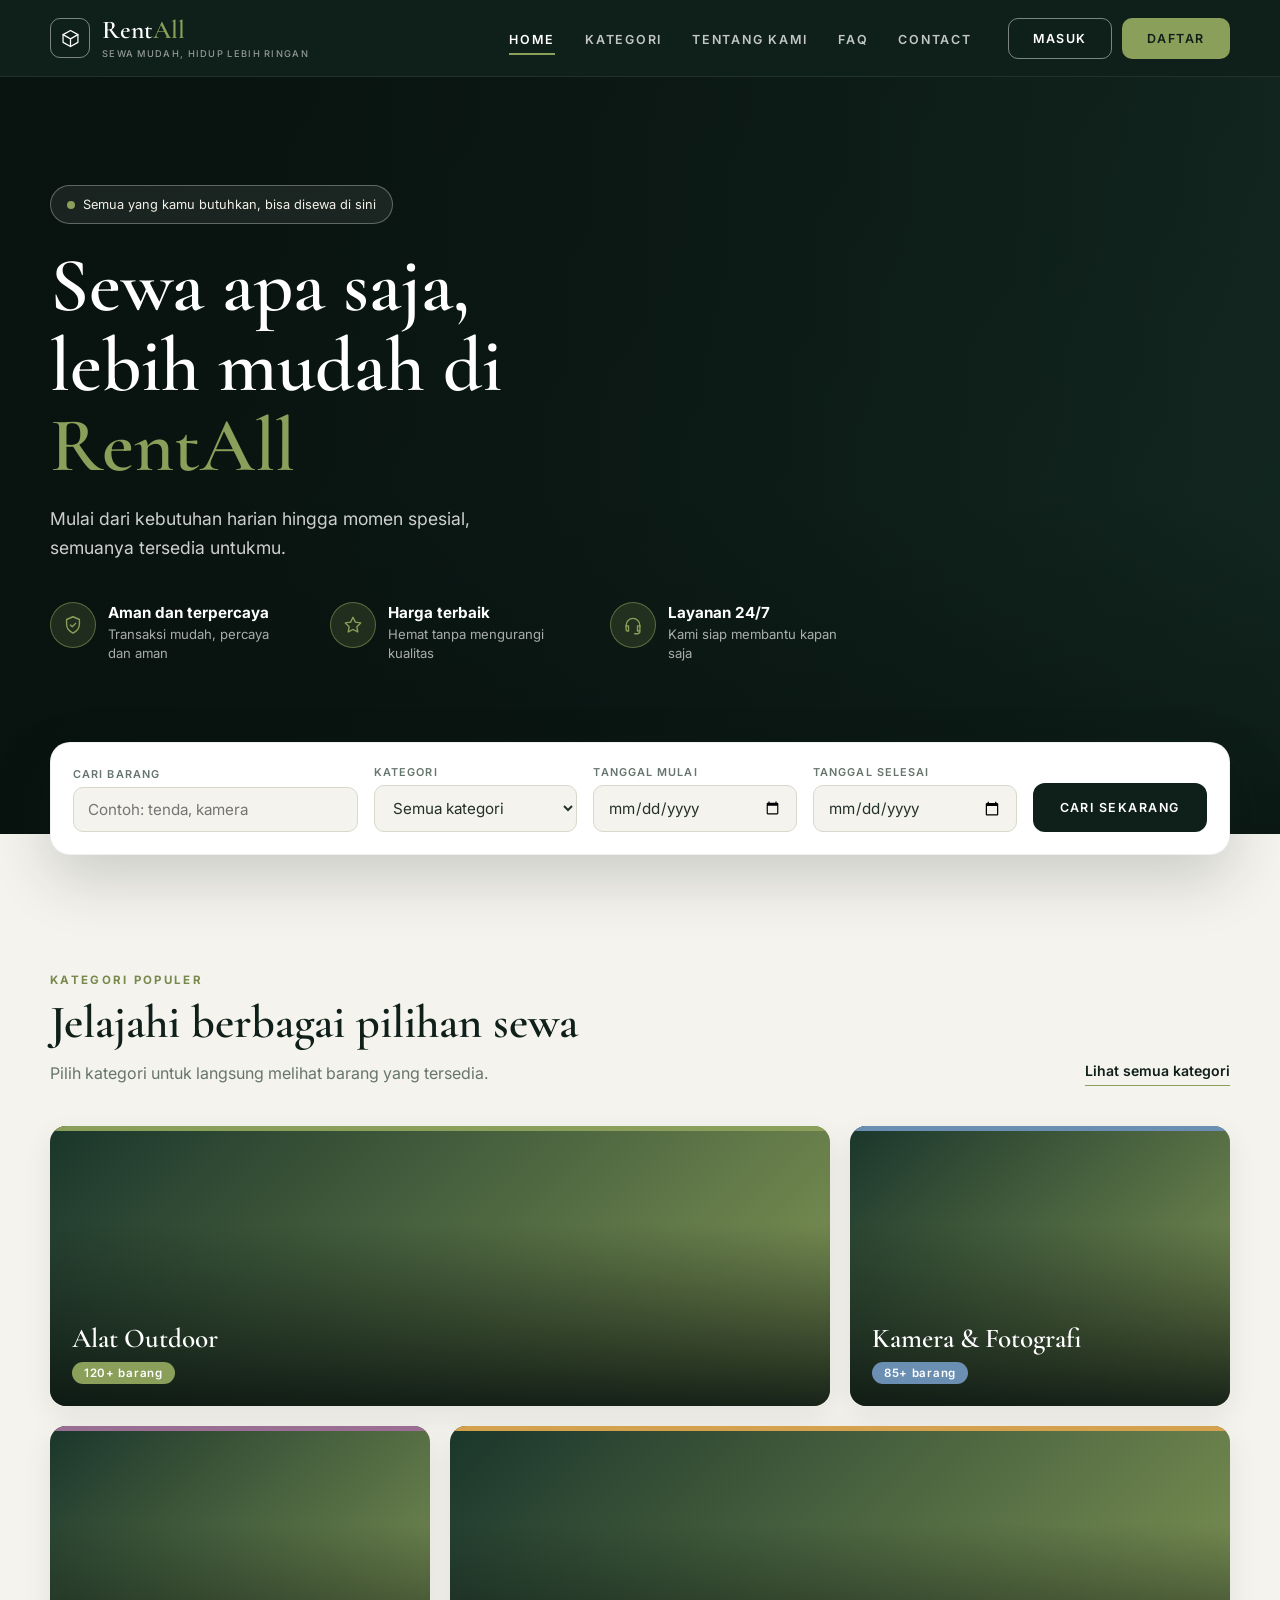
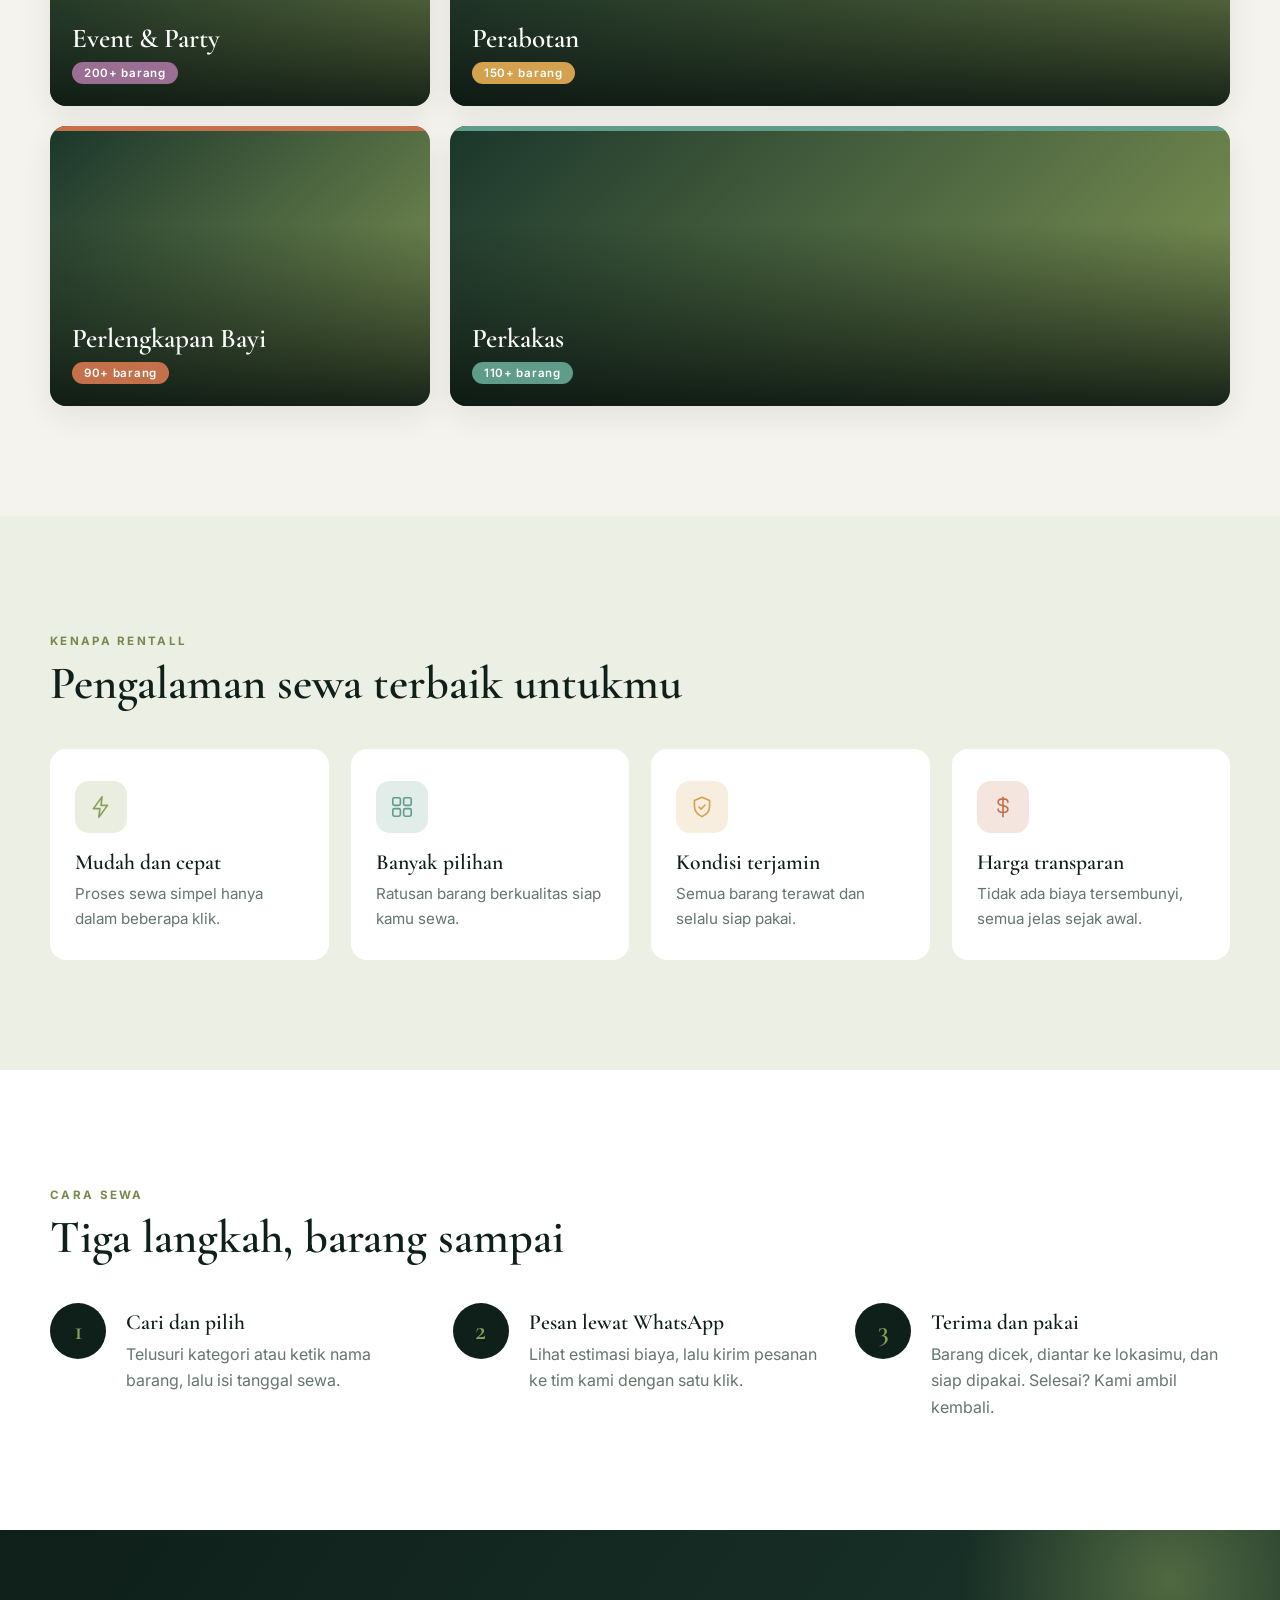
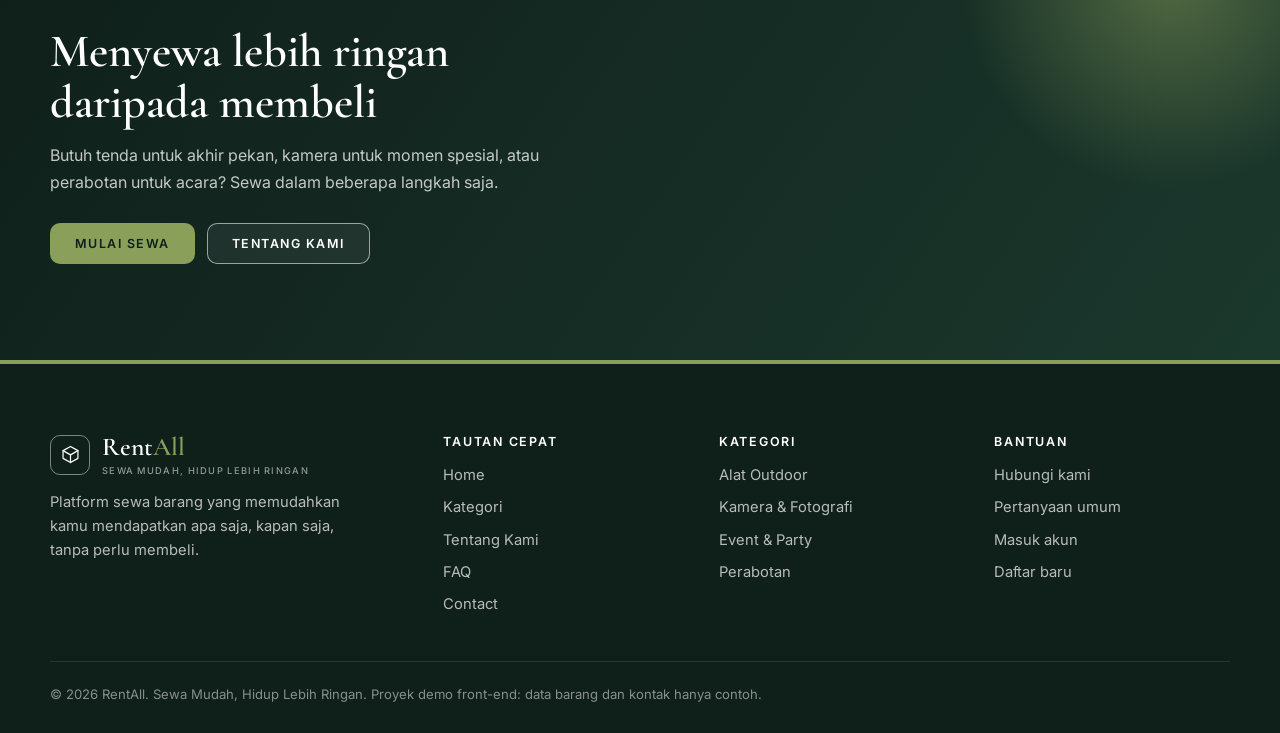
<file: index.html>
<!doctype html>
<html lang="id"><head><meta charset="utf-8"><meta name="viewport" content="width=device-width,initial-scale=1"><title>RentAll — Sewa Mudah, Hidup Lebih Ringan</title><meta name="description" content="Sewa alat outdoor, kamera, perabotan, dan kebutuhan lainnya dengan mudah di RentAll."><meta name="theme-color" content="#0F1F1A"><link rel="preconnect" href="https://fonts.googleapis.com"><link rel="preconnect" href="https://fonts.gstatic.com" crossorigin><link rel="stylesheet" href="assets/css/style.css"><script src="assets/js/main.js" defer></script></head>
<body><div id="hdr"></div>
<main id="main" tabindex="-1">
<section class="hero"><img src="https://images.unsplash.com/photo-1773634743642-84fa10a2acd9?auto=format&fit=crop&w=1920&q=80" alt="Area duduk outdoor yang nyaman dengan lampu hangat saat senja" fetchpriority="high" onerror="this.remove()">
<div class="wrap"><span class="badge"><i></i>Semua yang kamu butuhkan, bisa disewa di sini</span><h1>Sewa apa saja, lebih mudah di <em>RentAll</em></h1><p class="sub">Mulai dari kebutuhan harian hingga momen spesial, semuanya tersedia untukmu.</p>
<ul class="perks"><li><strong>Aman dan terpercaya</strong>Transaksi mudah, percaya dan aman</li><li><strong>Harga terbaik</strong>Hemat tanpa mengurangi kualitas</li><li><strong>Layanan 24/7</strong>Kami siap membantu kapan saja</li></ul></div></section>
<div class="wrap"><form class="search" action="kategori.html" aria-label="Cari barang sewa">
<label>Cari barang<input type="search" name="q" placeholder="Contoh: tenda, kamera"></label>
<label>Kategori<select name="cat" data-cat></select></label>
<label>Tanggal mulai<input type="date" name="from" id="from"></label>
<label>Tanggal selesai<input type="date" name="to" id="to"></label>
<button class="btn" type="submit">Cari sekarang</button></form></div>
<section class="sec"><div class="wrap"><div class="shead"><div><span class="kicker">Kategori populer</span><h2>Jelajahi berbagai pilihan sewa</h2><p>Pilih kategori untuk langsung melihat barang yang tersedia.</p></div><a class="lnk" href="kategori.html">Lihat semua kategori</a></div><div class="cgrid3" id="cats"></div></div></section>
<section class="sec alt"><div class="wrap"><div class="shead"><div><span class="kicker">Kenapa RentAll</span><h2>Pengalaman sewa terbaik untukmu</h2></div></div><div class="why"><div><h3>Mudah dan cepat</h3><p>Proses sewa simpel hanya dalam beberapa klik.</p></div><div><h3>Banyak pilihan</h3><p>Ratusan barang berkualitas siap kamu sewa.</p></div><div><h3>Kondisi terjamin</h3><p>Semua barang terawat dan selalu siap pakai.</p></div><div><h3>Harga transparan</h3><p>Tidak ada biaya tersembunyi, semua jelas sejak awal.</p></div></div></div></section>
<section class="sec white"><div class="wrap"><div class="shead"><div><span class="kicker">Cara sewa</span><h2>Tiga langkah, barang sampai</h2></div></div><div class="steps"><div><h3>Cari dan pilih</h3><p>Telusuri kategori atau ketik nama barang, lalu isi tanggal sewa.</p></div><div><h3>Pesan lewat WhatsApp</h3><p>Lihat estimasi biaya, lalu kirim pesanan ke tim kami dengan satu klik.</p></div><div><h3>Terima dan pakai</h3><p>Barang dicek, diantar ke lokasimu, dan siap dipakai. Selesai? Kami ambil kembali.</p></div></div></div></section>
<section class="band"><div class="wrap"><h2>Menyewa lebih ringan daripada membeli</h2><p>Butuh tenda untuk akhir pekan, kamera untuk momen spesial, atau perabotan untuk acara? Sewa dalam beberapa langkah saja.</p><div style="display:flex;gap:12px;flex-wrap:wrap"><a class="btn org" href="kategori.html">Mulai sewa</a><a class="btn ghost" href="tentang.html">Tentang kami</a></div></div></section>
</main><div id="ftr"></div></body></html>
</file>
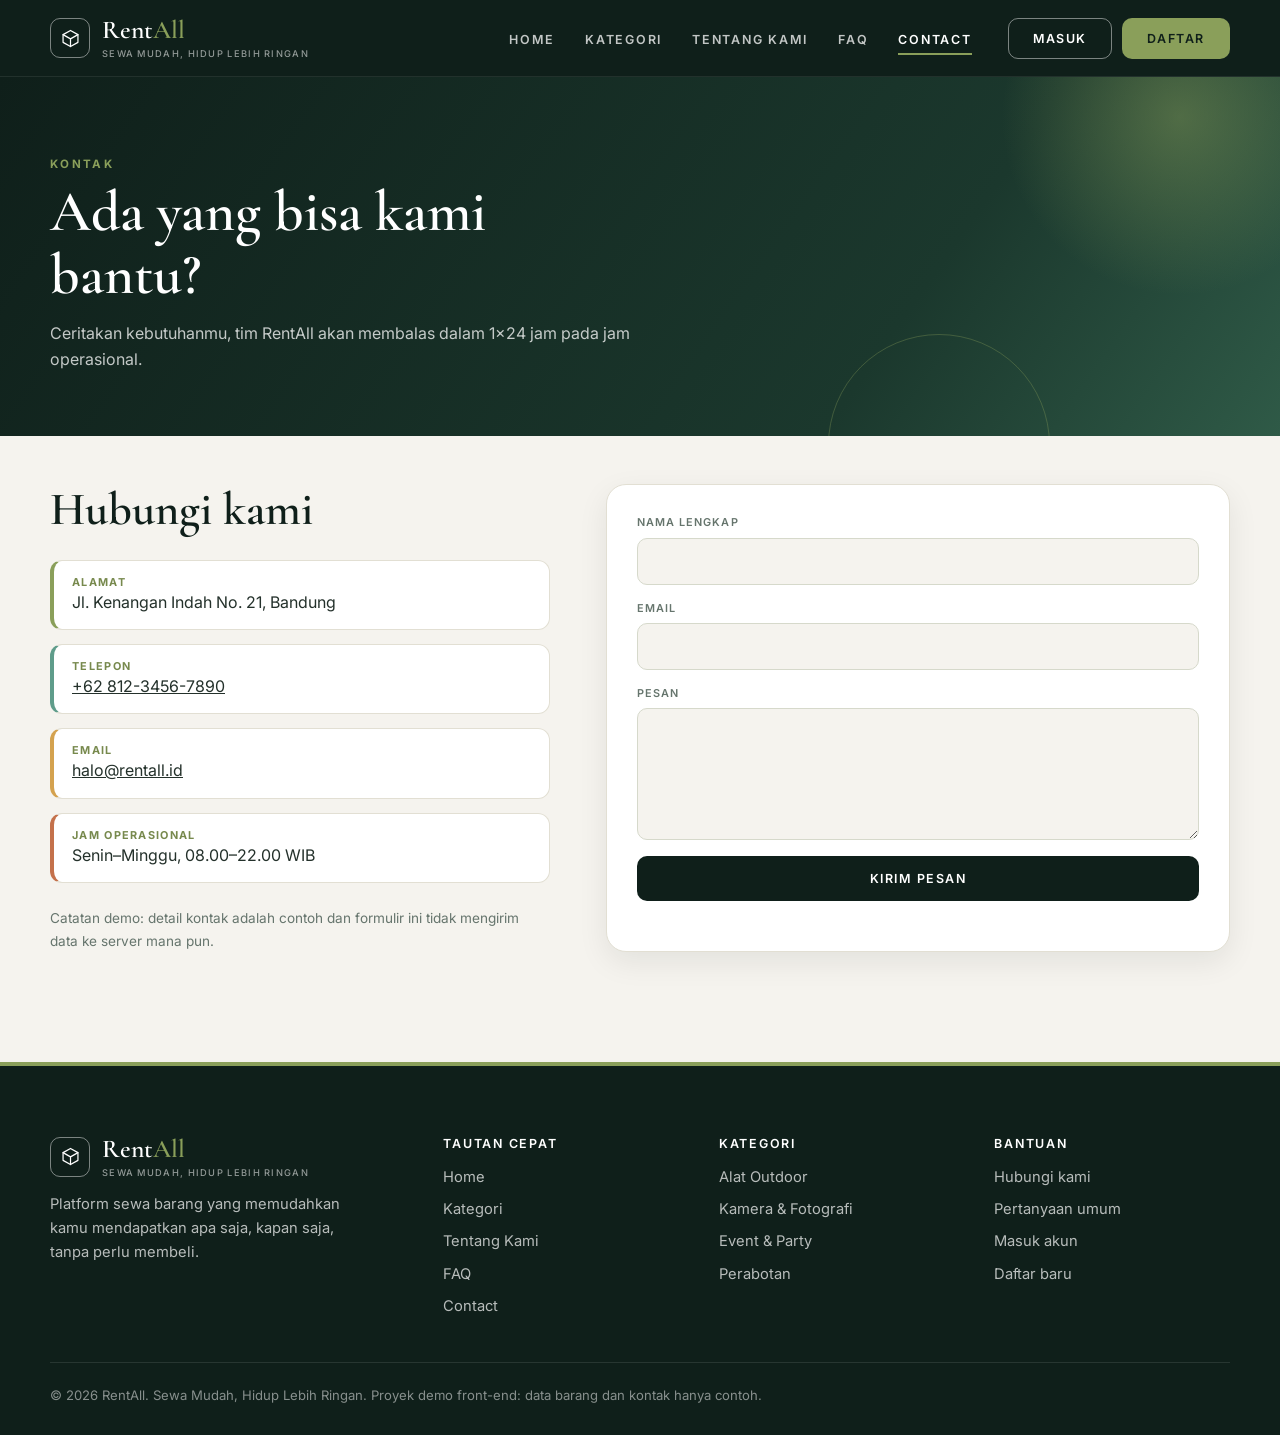
<file: contact.html>
<!doctype html>
<html lang="id"><head><meta charset="utf-8"><meta name="viewport" content="width=device-width,initial-scale=1"><title>Contact — RentAll</title><meta name="description" content="Hubungi tim RentAll untuk bantuan menyewa barang."><meta name="theme-color" content="#0F1F1A"><link rel="preconnect" href="https://fonts.googleapis.com"><link rel="preconnect" href="https://fonts.gstatic.com" crossorigin><link rel="stylesheet" href="assets/css/style.css"><script src="assets/js/main.js" defer></script></head>
<body><div id="hdr"></div>
<main id="main" tabindex="-1">
<section class="phead"><div class="wrap"><span class="kicker">Kontak</span><h1>Ada yang bisa kami bantu?</h1><p>Ceritakan kebutuhanmu, tim RentAll akan membalas dalam 1×24 jam pada jam operasional.</p></div></section>
<section class="sec" style="padding-top:48px"><div class="wrap"><div class="cgrid">
<div><h2>Hubungi kami</h2><dl><div><dt>Alamat</dt><dd>Jl. Kenangan Indah No. 21, Bandung</dd></div><div><dt>Telepon</dt><dd><a href="tel:+6281234567890">+62 812-3456-7890</a></dd></div><div><dt>Email</dt><dd><a href="mailto:halo@rentall.id">halo@rentall.id</a></dd></div><div><dt>Jam operasional</dt><dd>Senin–Minggu, 08.00–22.00 WIB</dd></div></dl>
<p class="note" style="margin-top:24px">Catatan demo: detail kontak adalah contoh dan formulir ini tidak mengirim data ke server mana pun.</p></div>
<form class="form" id="cf" data-demo data-ok="Terima kasih, {n}. Pesanmu sudah dicatat (demo: tidak dikirim ke server)." novalidate>
<label>Nama lengkap<input name="nama" autocomplete="name" required data-l="Nama lengkap"></label>
<label>Email<input name="email" type="email" autocomplete="email" required data-l="Email"></label>
<label>Pesan<textarea name="pesan" required data-l="Pesan"></textarea></label>
<button class="btn" type="submit">Kirim pesan</button><p class="msg" role="status" aria-live="polite"></p></form></div></div></section>
</main><div id="ftr"></div></body></html>
</file>
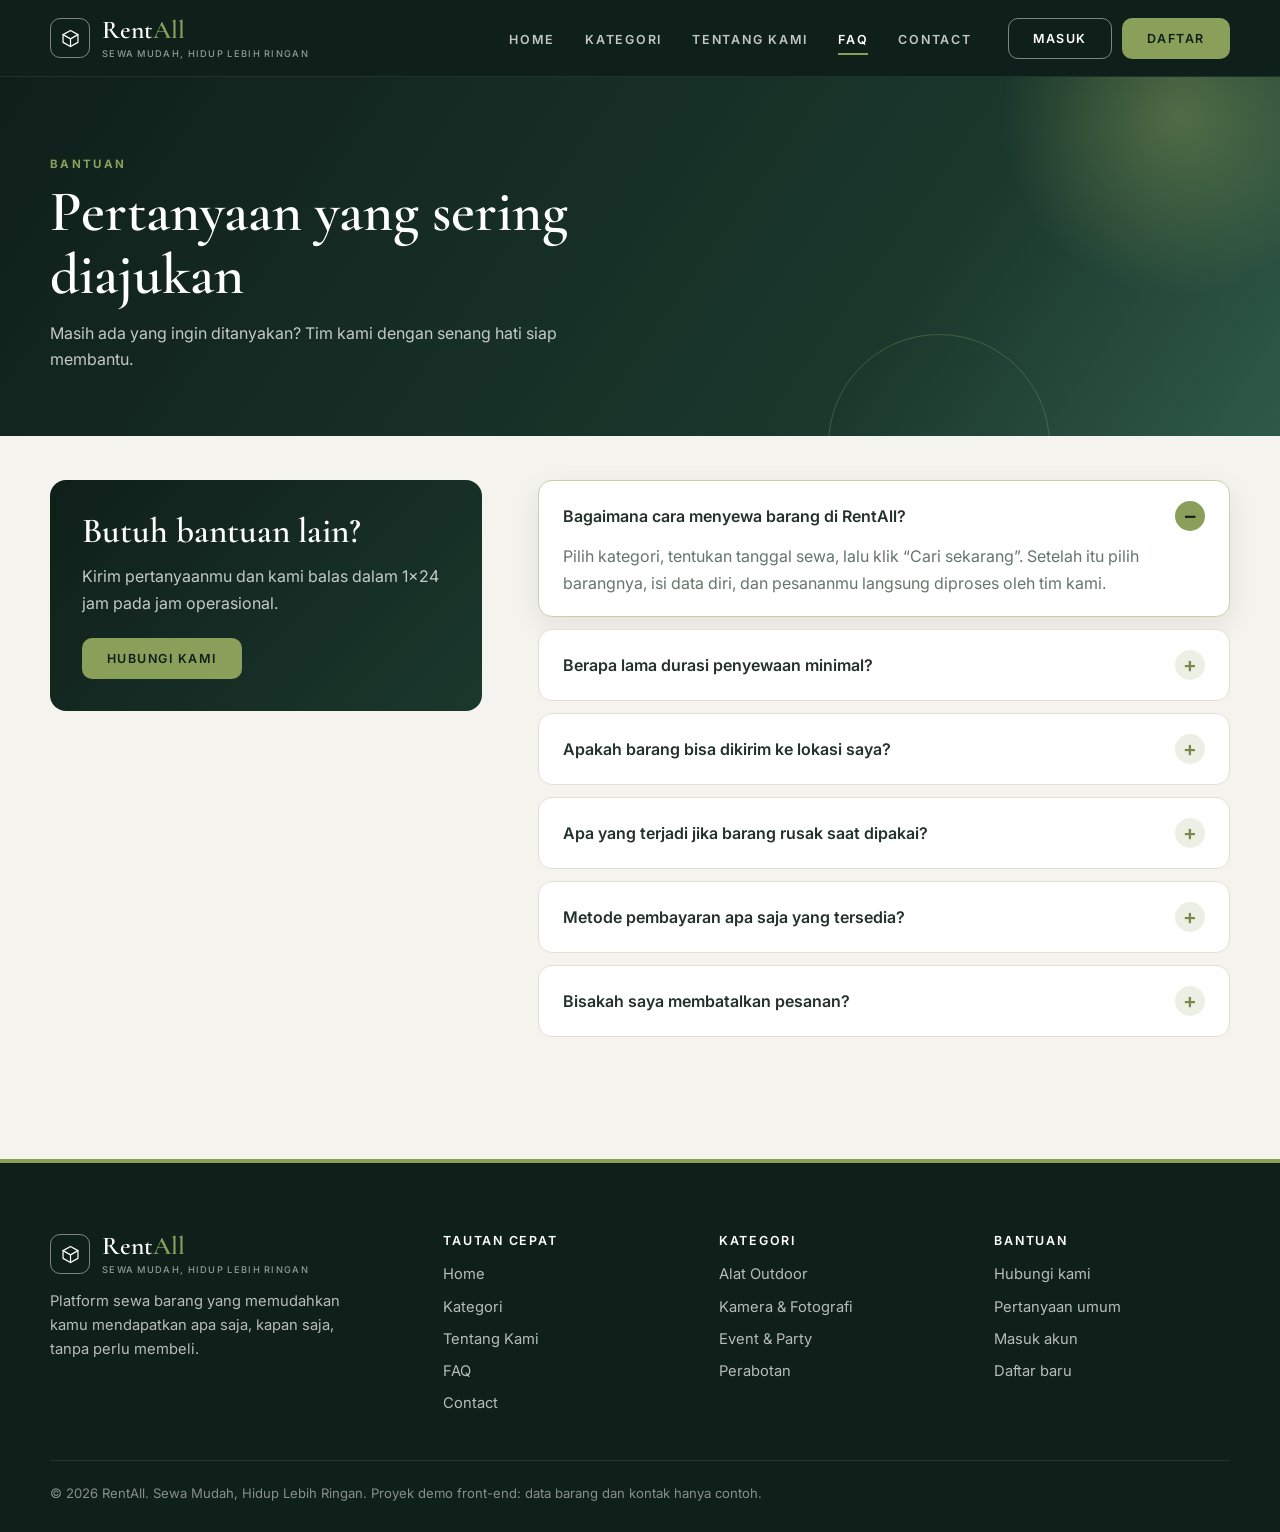
<file: faq.html>
<!doctype html>
<html lang="id"><head><meta charset="utf-8"><meta name="viewport" content="width=device-width,initial-scale=1"><title>FAQ — RentAll</title><meta name="description" content="Pertanyaan yang sering diajukan tentang cara sewa, durasi, pengantaran, kerusakan, pembayaran, dan pembatalan di RentAll."><meta name="theme-color" content="#0F1F1A"><link rel="preconnect" href="https://fonts.googleapis.com"><link rel="preconnect" href="https://fonts.gstatic.com" crossorigin><link rel="stylesheet" href="assets/css/style.css"><script src="assets/js/main.js" defer></script></head>
<body><div id="hdr"></div>
<main id="main" tabindex="-1">
<section class="phead"><div class="wrap"><span class="kicker">Bantuan</span><h1>Pertanyaan yang sering diajukan</h1><p>Masih ada yang ingin ditanyakan? Tim kami dengan senang hati siap membantu.</p></div></section>
<section class="sec" style="padding-top:44px"><div class="wrap"><div class="faq"><div><h2>Butuh bantuan lain?</h2><p>Kirim pertanyaanmu dan kami balas dalam 1×24 jam pada jam operasional.</p><a class="btn" href="contact.html">Hubungi kami</a></div>
<div>
<details open><summary>Bagaimana cara menyewa barang di RentAll?</summary><p>Pilih kategori, tentukan tanggal sewa, lalu klik “Cari sekarang”. Setelah itu pilih barangnya, isi data diri, dan pesananmu langsung diproses oleh tim kami.</p></details>
<details><summary>Berapa lama durasi penyewaan minimal?</summary><p>Minimal penyewaan adalah 1 hari untuk sebagian besar barang. Beberapa barang tertentu memiliki durasi minimum yang berbeda, tertera di halaman detail barang.</p></details>
<details><summary>Apakah barang bisa dikirim ke lokasi saya?</summary><p>Bisa. Kami melayani pengantaran untuk area kota dan sekitarnya. Biaya pengantaran dihitung otomatis berdasarkan jarak, dan gratis untuk pesanan di atas Rp500.000.</p></details>
<details><summary>Apa yang terjadi jika barang rusak saat dipakai?</summary><p>Segera hubungi kami. Kerusakan ringan akibat pemakaian normal tidak dikenakan biaya. Kerusakan berat atau kehilangan akan dikenakan biaya penggantian sesuai nilai barang.</p></details>
<details><summary>Metode pembayaran apa saja yang tersedia?</summary><p>Kami menerima transfer bank, e-wallet, kartu kredit, serta pembayaran di tempat untuk area tertentu. Semua pembayaran dikonfirmasi lewat email resmi RentAll.</p></details>
<details><summary>Bisakah saya membatalkan pesanan?</summary><p>Ya. Pembatalan gratis hingga 24 jam sebelum jadwal pengantaran dan akan dikembalikan 100%. Setelah itu, biaya sewa hari pertama hangus.</p></details>
</div></div></div></section>
</main><div id="ftr"></div></body></html>
</file>
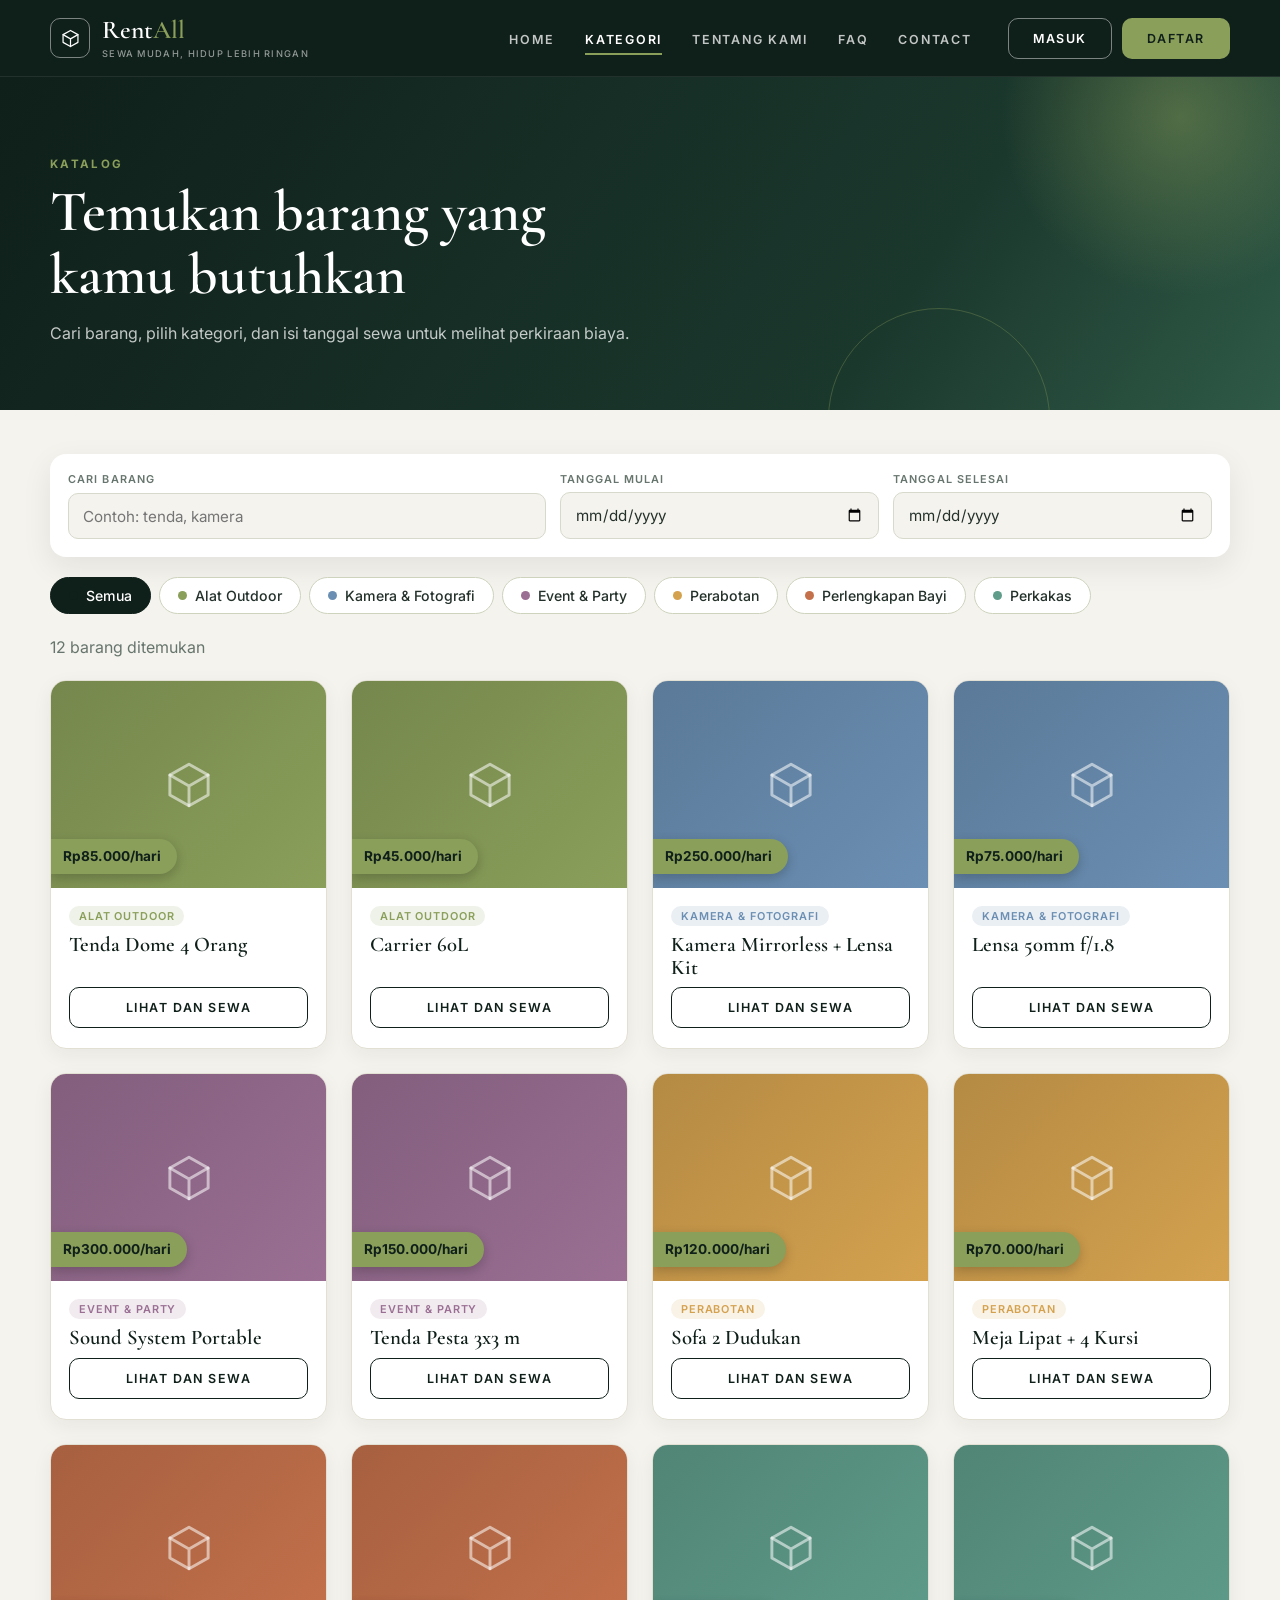
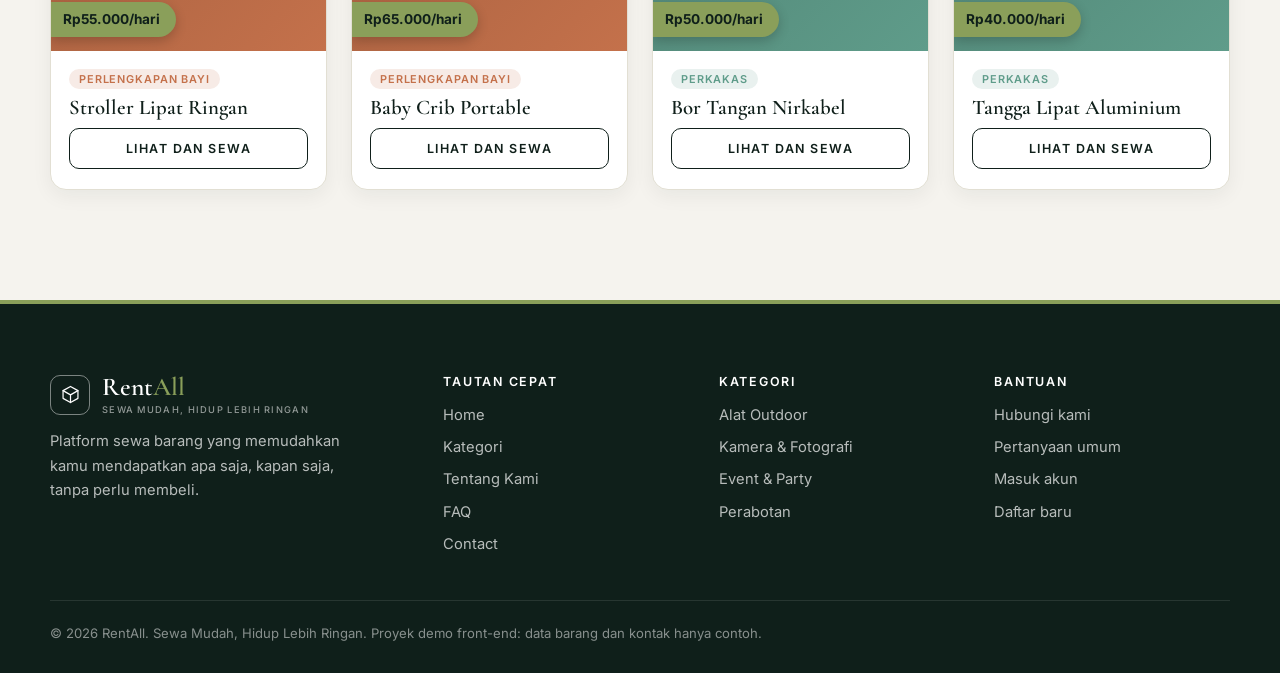
<file: kategori.html>
<!doctype html>
<html lang="id"><head><meta charset="utf-8"><meta name="viewport" content="width=device-width,initial-scale=1"><title>Kategori — RentAll</title><meta name="description" content="Telusuri barang sewa RentAll: alat outdoor, kamera, event, perabotan, perlengkapan bayi, dan perkakas."><meta name="theme-color" content="#0F1F1A"><link rel="preconnect" href="https://fonts.googleapis.com"><link rel="preconnect" href="https://fonts.gstatic.com" crossorigin><link rel="stylesheet" href="assets/css/style.css"><script src="assets/js/main.js" defer></script></head>
<body><div id="hdr"></div>
<main id="main" tabindex="-1">
<section class="phead"><div class="wrap"><span class="kicker">Katalog</span><h1>Temukan barang yang kamu butuhkan</h1><p>Cari barang, pilih kategori, dan isi tanggal sewa untuk melihat perkiraan biaya.</p></div></section>
<section class="sec" style="padding-top:44px"><div class="wrap">
<div class="tools"><label>Cari barang<input type="search" id="q" placeholder="Contoh: tenda, kamera"></label><label>Tanggal mulai<input type="date" id="from"></label><label>Tanggal selesai<input type="date" id="to"></label></div>
<div class="chips" id="chips" role="group" aria-label="Filter kategori"></div>
<p id="count" aria-live="polite"></p><div class="grid" id="items"></div>
<noscript><p>Aktifkan JavaScript untuk melihat daftar barang.</p></noscript></div></section>
</main><div id="ftr"></div></body></html>
</file>
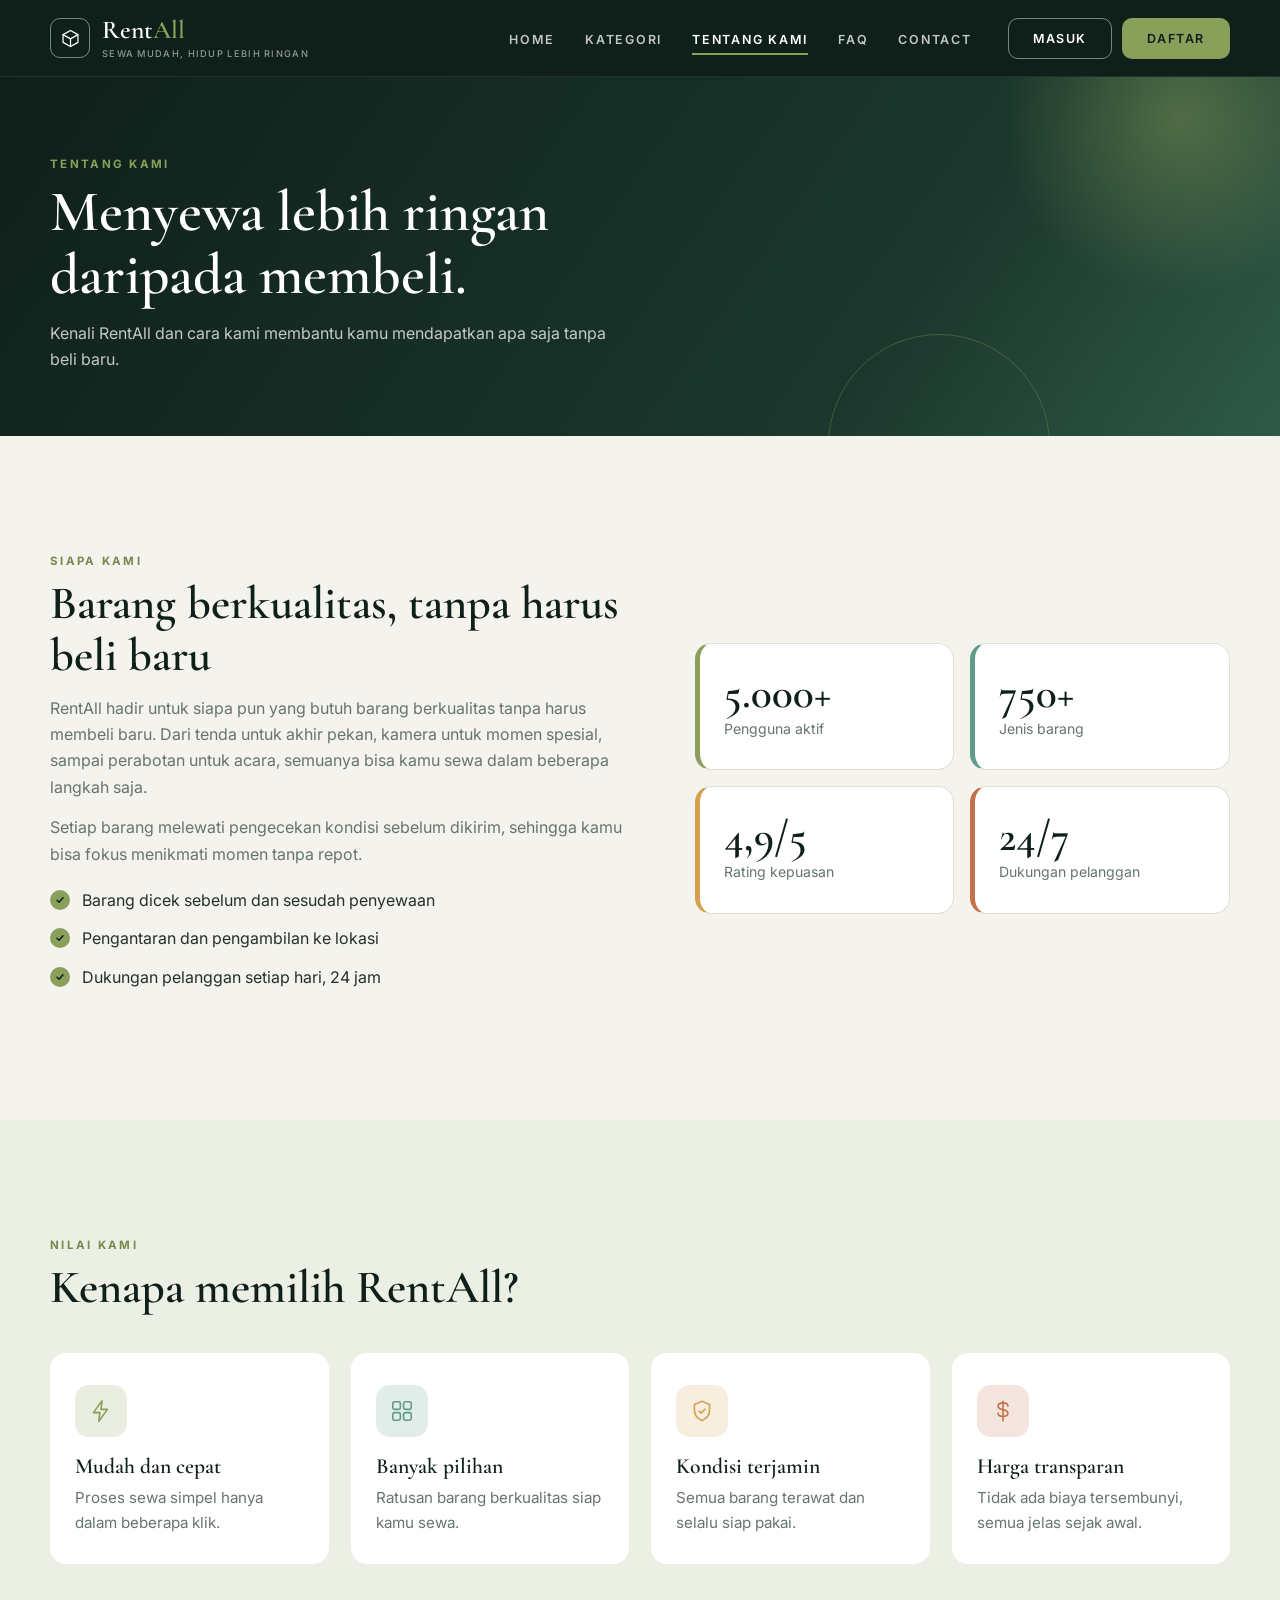
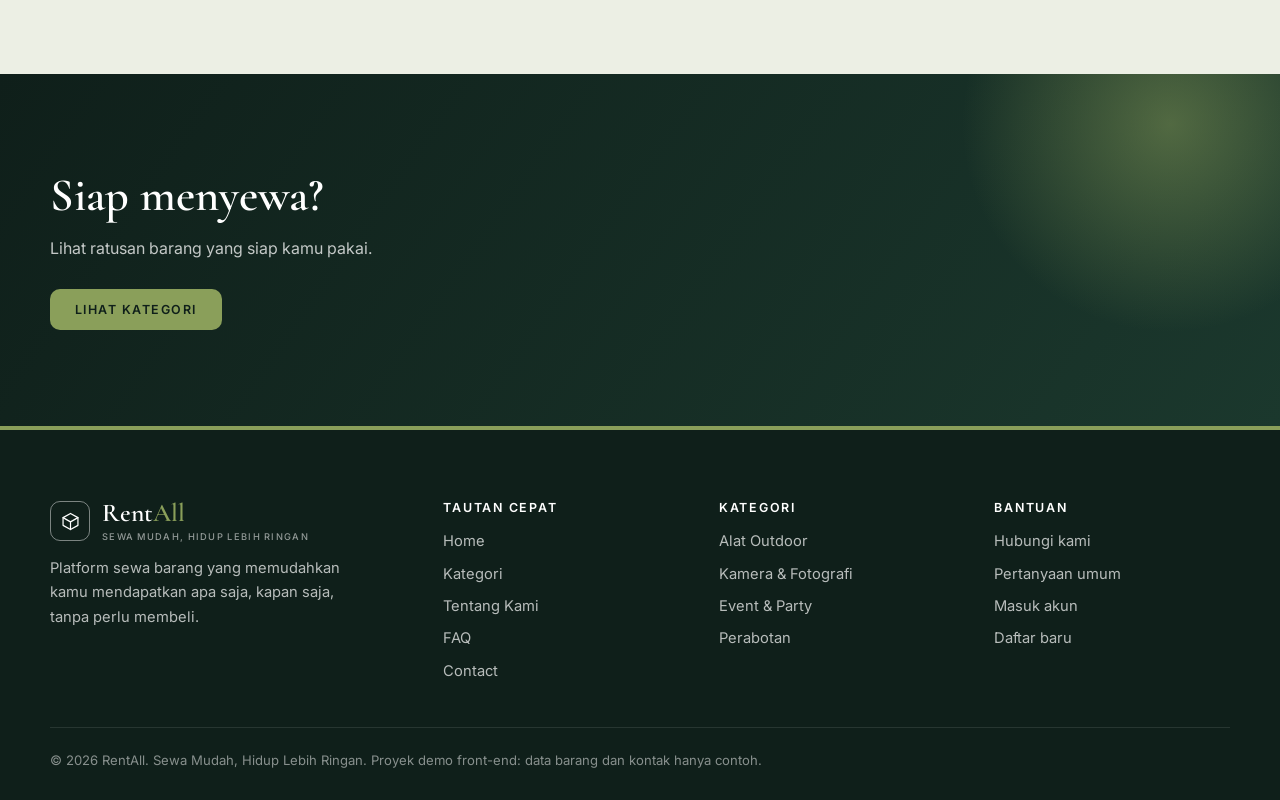
<file: tentang.html>
<!doctype html>
<html lang="id"><head><meta charset="utf-8"><meta name="viewport" content="width=device-width,initial-scale=1"><title>Tentang Kami — RentAll</title><meta name="description" content="RentAll hadir untuk siapa pun yang butuh barang berkualitas tanpa harus membeli baru."><meta name="theme-color" content="#0F1F1A"><link rel="preconnect" href="https://fonts.googleapis.com"><link rel="preconnect" href="https://fonts.gstatic.com" crossorigin><link rel="stylesheet" href="assets/css/style.css"><script src="assets/js/main.js" defer></script></head>
<body><div id="hdr"></div>
<main id="main" tabindex="-1">
<section class="phead"><div class="wrap"><span class="kicker">Tentang kami</span><h1>Menyewa lebih ringan daripada membeli.</h1><p>Kenali RentAll dan cara kami membantu kamu mendapatkan apa saja tanpa beli baru.</p></div></section>
<section class="sec"><div class="wrap"><div class="split"><div><span class="kicker">Siapa kami</span><h2>Barang berkualitas, tanpa harus beli baru</h2><p>RentAll hadir untuk siapa pun yang butuh barang berkualitas tanpa harus membeli baru. Dari tenda untuk akhir pekan, kamera untuk momen spesial, sampai perabotan untuk acara, semuanya bisa kamu sewa dalam beberapa langkah saja.</p><p>Setiap barang melewati pengecekan kondisi sebelum dikirim, sehingga kamu bisa fokus menikmati momen tanpa repot.</p><ul class="ticks"><li>Barang dicek sebelum dan sesudah penyewaan</li><li>Pengantaran dan pengambilan ke lokasi</li><li>Dukungan pelanggan setiap hari, 24 jam</li></ul></div>
<div class="stats"><div><strong>5.000+</strong><span>Pengguna aktif</span></div><div><strong>750+</strong><span>Jenis barang</span></div><div><strong>4,9/5</strong><span>Rating kepuasan</span></div><div><strong>24/7</strong><span>Dukungan pelanggan</span></div></div></div></div></section>
<section class="sec alt"><div class="wrap"><div class="shead"><div><span class="kicker">Nilai kami</span><h2>Kenapa memilih RentAll?</h2></div></div><div class="why"><div><h3>Mudah dan cepat</h3><p>Proses sewa simpel hanya dalam beberapa klik.</p></div><div><h3>Banyak pilihan</h3><p>Ratusan barang berkualitas siap kamu sewa.</p></div><div><h3>Kondisi terjamin</h3><p>Semua barang terawat dan selalu siap pakai.</p></div><div><h3>Harga transparan</h3><p>Tidak ada biaya tersembunyi, semua jelas sejak awal.</p></div></div></div></section>
<section class="band"><div class="wrap"><h2>Siap menyewa?</h2><p>Lihat ratusan barang yang siap kamu pakai.</p><a class="btn org" href="kategori.html">Lihat kategori</a></div></section>
</main><div id="ftr"></div></body></html>
</file>
<file: assets/css/style.css>
@import url("https://fonts.googleapis.com/css2?family=Cormorant+Garamond:wght@500;600;700&family=Inter:wght@400;500;600;700&display=swap");
:root{
--g9:#0f1f1a;--g8:#132a22;--g7:#1b382d;--g5:#2f5a47;
--olive:#8a9f5a;--olive-d:#77894d;--olive-l:#c5d3a3;
--cream:#f5f3ee;--cream2:#ecefe4;--white:#fff;
--ink:#24312b;--mut:#66756d;--line:#e2dfd3;
--sage:#5f9c8a;--sand:#d4a24f;--clay:#c4714b;--sky:#6b8fb3;--plum:#9a6f93;
--sh:0 10px 30px rgba(15,31,26,.08);--shl:0 24px 60px rgba(15,31,26,.18);
--r:16px;--serif:"Cormorant Garamond",Georgia,serif;--sans:"Inter",system-ui,sans-serif}
*{box-sizing:border-box;margin:0}
html{scroll-behavior:smooth}
body{font:400 1rem/1.65 var(--sans);color:var(--ink);background:var(--cream);-webkit-font-smoothing:antialiased}
img{display:block;max-width:100%}
a{color:inherit}
h1,h2,h3{font-family:var(--serif);font-weight:600;line-height:1.1;color:var(--g9)}
h2{font-size:clamp(2rem,4vw,2.9rem)}
h3{font-size:1.35rem}
.wrap{width:min(1180px,100% - 40px);margin-inline:auto}
.kicker{display:inline-block;font:700 .72rem var(--sans);letter-spacing:.2em;text-transform:uppercase;color:var(--olive-d);margin-bottom:10px}
.skip{position:absolute;left:-999px}
.skip:focus{left:12px;top:12px;background:#fff;padding:8px 14px;z-index:99}
:focus-visible{outline:3px solid var(--olive);outline-offset:3px}
main:focus{outline:none}

/* header */
header.top{position:sticky;top:0;z-index:50;background:var(--g9);border-bottom:1px solid rgba(255,255,255,.08)}
.bar{display:flex;align-items:center;justify-content:space-between;height:76px;gap:20px}
.logo{display:flex;align-items:center;gap:12px;text-decoration:none;color:#fff;font:600 1.6rem/1 var(--serif)}
.logo .mk{display:grid;place-items:center;width:40px;height:40px;border:1px solid rgba(255,255,255,.45);border-radius:10px;flex-shrink:0}
.logo .mk svg{width:21px;height:21px}
.logo .tx{display:flex;flex-direction:column}
.logo b{color:var(--olive);font-weight:600}
.logo small{font:500 .58rem var(--sans);letter-spacing:.14em;text-transform:uppercase;color:rgba(255,255,255,.55);margin-top:5px}
nav{display:flex;align-items:center;gap:36px}
nav ul{display:flex;gap:30px;list-style:none;padding:0}
nav ul a{text-decoration:none;font:600 .78rem var(--sans);letter-spacing:.14em;text-transform:uppercase;color:rgba(255,255,255,.75);padding:8px 0;position:relative;transition:color .2s}
nav ul a::after{content:"";position:absolute;left:0;right:0;bottom:0;height:2px;background:var(--olive);transform:scaleX(0);transform-origin:left;transition:transform .25s}
nav ul a:hover,nav ul a[aria-current=page]{color:#fff}
nav ul a:hover::after,nav ul a[aria-current=page]::after{transform:scaleX(1)}
.acct{display:flex;gap:10px;align-items:center}
.burger{display:none;background:none;border:1px solid rgba(255,255,255,.3);border-radius:10px;width:44px;height:44px;cursor:pointer}
.burger span,.burger span::before,.burger span::after{display:block;width:20px;height:2px;background:#fff;position:relative;margin:auto;transition:.2s}
.burger span::before,.burger span::after{content:"";position:absolute;left:0}
.burger span::before{top:-6px}.burger span::after{top:6px}
.burger[aria-expanded=true] span{background:transparent}
.burger[aria-expanded=true] span::before{top:0;transform:rotate(45deg)}
.burger[aria-expanded=true] span::after{top:0;transform:rotate(-45deg)}

/* buttons */
.btn{display:inline-flex;align-items:center;justify-content:center;gap:8px;border:1px solid transparent;cursor:pointer;font:600 .78rem var(--sans);letter-spacing:.12em;text-transform:uppercase;text-decoration:none;padding:12px 24px;border-radius:10px;background:var(--g9);color:#fff;transition:background .25s,color .25s,transform .25s}
.btn:hover{background:var(--olive);color:var(--g9);transform:translateY(-2px)}
.btn.org{background:var(--olive);color:var(--g9)}.btn.org:hover{background:var(--olive-d);color:#fff}
.btn.line{background:transparent;color:var(--g9);border-color:var(--g9)}
.btn.line:hover{background:var(--g9);color:#fff}
header.top .btn.line{color:#fff;border-color:rgba(255,255,255,.45)}
header.top .btn.line:hover{background:#fff;color:var(--g9)}
.btn.ghost{background:rgba(255,255,255,.06);border-color:rgba(255,255,255,.55);color:#fff}
.btn.ghost:hover{background:#fff;color:var(--g9)}
.lnk{font-weight:600;font-size:.88rem;color:var(--g9);border-bottom:1px solid var(--olive);padding-bottom:3px;text-decoration:none}
.lnk:hover{color:var(--olive-d)}

/* hero */
.hero{position:relative;isolation:isolate;background:linear-gradient(125deg,var(--g9),var(--g7));color:#fff;padding:clamp(80px,12vh,120px) 0 170px;overflow:hidden}
.hero>img{position:absolute;inset:0;width:100%;height:100%;object-fit:cover;z-index:-2}
.hero::before{content:"";position:absolute;inset:0;z-index:-1;background:linear-gradient(90deg,rgba(8,18,15,.94),rgba(8,18,15,.78) 40%,rgba(8,18,15,.4)),linear-gradient(0deg,rgba(8,18,15,.7),transparent 45%)}
.badge{display:inline-flex;align-items:center;gap:8px;padding:8px 16px;border:1px solid rgba(255,255,255,.3);border-radius:99px;background:rgba(255,255,255,.07);font-size:.8rem;color:#f3f1e8}
.badge i{width:8px;height:8px;border-radius:50%;background:var(--olive)}
.hero h1{color:#fff;font-size:clamp(2.7rem,6.4vw,4.8rem);max-width:14ch;margin-top:22px;line-height:1.04}
.hero h1 em{font-style:normal;color:var(--olive)}
.hero p.sub{max-width:46ch;margin:18px 0 0;font-size:1.1rem;color:rgba(255,255,255,.8)}
.perks{display:flex;flex-wrap:wrap;gap:20px 40px;list-style:none;padding:0;margin-top:40px}
.perks li{display:flex;gap:12px;max-width:240px;font-size:.82rem;color:rgba(255,255,255,.65);line-height:1.5}
.perks strong{display:block;color:#fff;font-size:.95rem}
.ic{display:grid;place-items:center;flex-shrink:0;width:46px;height:46px;border-radius:50%;border:1px solid rgba(138,159,90,.55);background:rgba(138,159,90,.18);color:var(--olive)}
.ic svg{width:22px;height:22px}

/* search */
.search{position:relative;z-index:5;margin-top:-92px;display:grid;grid-template-columns:1.4fr 1fr 1fr 1fr auto;gap:16px;align-items:end;background:#fff;padding:22px;border-radius:20px;border:1px solid rgba(15,31,26,.06);box-shadow:var(--shl)}
.search .btn{padding:16px 26px;border-radius:12px}
label{display:grid;gap:6px;font:600 .68rem var(--sans);letter-spacing:.1em;text-transform:uppercase;color:var(--mut)}
input,select,textarea{font:400 .95rem var(--sans);letter-spacing:0;text-transform:none;color:var(--ink);padding:12px 14px;border:1px solid #d6d9cb;border-radius:10px;background:var(--cream);width:100%}
input:focus,select:focus,textarea:focus{outline:2px solid var(--olive);border-color:var(--olive);background:#fff}
textarea{min-height:130px;resize:vertical}
.chk{display:flex;align-items:center;gap:8px;font-weight:400;text-transform:none;letter-spacing:0;font-size:.9rem}.chk input{width:auto}

/* sections */
.sec{padding:clamp(70px,9vw,110px) 0}
.alt{background:var(--cream2)}
.white{background:#fff}
.shead{display:flex;justify-content:space-between;align-items:end;gap:20px;flex-wrap:wrap;margin-bottom:40px}
.shead p,.phead p{color:var(--mut);max-width:58ch;margin-top:12px}
.phead{position:relative;overflow:hidden;background:linear-gradient(125deg,var(--g9),var(--g7) 70%,var(--g5));color:#fff;padding:72px 0 64px}
.phead::before,.phead::after{content:"";position:absolute;border-radius:50%;pointer-events:none}
.phead::before{width:360px;height:360px;right:-80px;top:-140px;background:radial-gradient(circle,rgba(138,159,90,.45),transparent 70%)}
.phead::after{width:220px;height:220px;right:18%;bottom:-120px;border:1px solid rgba(138,159,90,.35)}
.phead .wrap{position:relative}
.phead h1{color:#fff;font-size:clamp(2.2rem,5vw,3.6rem);max-width:20ch}
.phead p{color:rgba(255,255,255,.75)}
.phead .kicker{color:var(--olive)}

/* categories */
.cgrid3{display:grid;grid-template-columns:repeat(3,1fr);gap:20px}
.ccard{position:relative;display:flex;align-items:end;min-height:280px;border-radius:var(--r);overflow:hidden;color:#fff;text-decoration:none;background:linear-gradient(135deg,var(--g7),var(--olive));isolation:isolate;box-shadow:var(--sh);transition:transform .3s,box-shadow .3s}
.ccard:nth-child(1),.ccard:nth-child(4),.ccard:nth-child(6){grid-column:span 2}
.ccard img{position:absolute;inset:0;width:100%;height:100%;object-fit:cover;z-index:-2;transition:transform .6s}
.ccard::before{content:"";position:absolute;inset:0;z-index:-1;background:linear-gradient(0deg,rgba(8,18,15,.88),rgba(8,18,15,.05) 65%)}
.ccard::after{content:"";position:absolute;left:0;top:0;right:0;height:5px;background:var(--c,var(--olive))}
.ccard:hover{transform:translateY(-6px);box-shadow:var(--shl)}
.ccard:hover img{transform:scale(1.06)}
.ccard div{padding:22px;display:flex;flex-direction:column;align-items:flex-start;gap:8px}
.ccard h3{color:#fff;font-size:1.7rem}
.ccard span{font:600 .72rem var(--sans);letter-spacing:.06em;padding:4px 12px;border-radius:99px;background:var(--c,var(--olive));color:#fff}

/* why */
.why{display:grid;grid-template-columns:repeat(auto-fit,minmax(240px,1fr));gap:22px}
.why>div{background:#fff;border:1px solid var(--line);border-radius:var(--r);padding:28px 24px;transition:transform .3s,box-shadow .3s;border-top:4px solid var(--c,var(--olive))}
.why>div:nth-child(1){--c:var(--olive)}.why>div:nth-child(2){--c:var(--sage)}.why>div:nth-child(3){--c:var(--sand)}.why>div:nth-child(4){--c:var(--clay)}
.why>div:hover{transform:translateY(-6px);box-shadow:var(--sh)}
.why .wi{display:grid;place-items:center;width:52px;height:52px;border-radius:14px;background:color-mix(in srgb,var(--c) 18%,#fff);color:var(--c);margin-bottom:18px}
.why .wi svg{width:26px;height:26px}
.why h3{margin-bottom:6px}
.why p{color:var(--mut);font-size:.95rem}
.alt .why>div{border-color:transparent}

/* steps */
.steps{display:grid;grid-template-columns:repeat(3,1fr);gap:28px;counter-reset:s}
.steps>div{position:relative;padding:8px 0 0 76px;counter-increment:s}
.steps>div::before{content:counter(s);position:absolute;left:0;top:0;width:56px;height:56px;border-radius:50%;background:var(--g9);color:var(--olive);font:600 1.7rem/56px var(--serif);text-align:center}
.steps p{color:var(--mut);margin-top:6px}

/* band */
.band{position:relative;overflow:hidden;background:linear-gradient(125deg,var(--g9),var(--g7));color:#fff;padding:clamp(64px,8vw,96px) 0}
.band::after{content:"";position:absolute;width:420px;height:420px;border-radius:50%;right:-100px;top:-160px;background:radial-gradient(circle,rgba(138,159,90,.5),transparent 70%)}
.band .wrap{position:relative;z-index:1}
.band h2{color:#fff;max-width:20ch}
.band p{color:rgba(255,255,255,.75);margin:14px 0 28px;max-width:52ch}

/* about */
.split{display:grid;grid-template-columns:1.1fr 1fr;gap:56px;align-items:center}
.split p{margin:14px 0;color:var(--mut)}
.ticks{list-style:none;padding:0;display:grid;gap:12px;margin:20px 0}
.ticks li{padding-left:32px;position:relative}
.ticks li::before{content:"";position:absolute;left:0;top:.2em;width:20px;height:20px;border-radius:50%;background:var(--olive) url("data:image/svg+xml,%3Csvg xmlns='http://www.w3.org/2000/svg' viewBox='0 0 24 24' fill='none' stroke='%230f1f1a' stroke-width='3' stroke-linecap='round' stroke-linejoin='round'%3E%3Cpath d='m6 12.5 4 4 8-9'/%3E%3C/svg%3E") center/12px no-repeat}
.stats{display:grid;grid-template-columns:1fr 1fr;gap:16px}
.stats div{border-radius:var(--r);padding:28px 24px;background:#fff;border:1px solid var(--line);border-left:5px solid var(--c)}
.stats div:nth-child(1){--c:var(--olive)}.stats div:nth-child(2){--c:var(--sage)}.stats div:nth-child(3){--c:var(--sand)}.stats div:nth-child(4){--c:var(--clay)}
.stats strong{display:block;font:600 2.7rem/1 var(--serif);color:var(--g9)}
.stats span{font-size:.88rem;color:var(--mut)}

/* catalog */
.tools{display:grid;grid-template-columns:1.5fr 1fr 1fr;gap:14px;margin-bottom:20px;background:#fff;padding:18px;border-radius:var(--r);box-shadow:var(--sh)}
.chips{display:flex;flex-wrap:wrap;gap:8px;margin-bottom:20px}
.cp{font:500 .88rem var(--sans);padding:9px 18px;border-radius:99px;border:1px solid #cdd3bd;background:#fff;color:var(--ink);cursor:pointer;display:inline-flex;align-items:center;gap:8px;transition:.2s}
.cp::before{content:"";width:9px;height:9px;border-radius:50%;background:var(--c,var(--g9))}
.cp:hover{border-color:var(--olive)}
.cp[aria-pressed=true]{background:var(--g9);border-color:var(--g9);color:#fff}
#count{color:var(--mut);margin-bottom:20px}
.grid{display:grid;grid-template-columns:repeat(auto-fill,minmax(262px,1fr));gap:24px}
.card{background:#fff;border:1px solid var(--line);border-radius:var(--r);overflow:hidden;display:flex;flex-direction:column;box-shadow:0 6px 20px rgba(15,31,26,.06);transition:transform .3s,box-shadow .3s}
.card:hover{transform:translateY(-6px);box-shadow:var(--shl)}
.card figure{position:relative;aspect-ratio:4/3;overflow:hidden;display:grid;place-items:center;background:linear-gradient(135deg,color-mix(in srgb,var(--c) 85%,#000),var(--c));color:rgba(255,255,255,.55)}
.card figure svg{width:54px;height:54px}
.card img{position:absolute;inset:0;width:100%;height:100%;object-fit:cover;transition:transform .5s}
.card:hover img{transform:scale(1.06)}
.tag{position:absolute;left:0;bottom:14px;background:var(--olive);color:var(--g9);font-weight:700;font-size:.85rem;padding:6px 16px 6px 12px;border-radius:0 99px 99px 0;box-shadow:0 4px 12px rgba(0,0,0,.2)}
.cb{padding:18px 18px 20px;display:flex;flex-direction:column;gap:8px;flex:1}
.cb small{align-self:flex-start;font:600 .68rem var(--sans);letter-spacing:.08em;text-transform:uppercase;padding:3px 10px;border-radius:99px;color:var(--c);background:color-mix(in srgb,var(--c) 14%,#fff)}
.cb h3{font-size:1.3rem}
.cb .btn{margin-top:auto}
.empty{grid-column:1/-1;text-align:center;padding:56px 20px;border:1px dashed #b9c1a4;border-radius:var(--r);background:#fff}
.empty p{margin:8px 0 18px;color:var(--mut)}

/* faq */
details{background:#fff;border:1px solid var(--line);border-radius:14px;padding:20px 24px;margin-bottom:12px;transition:box-shadow .2s}
details[open]{box-shadow:var(--sh);border-color:var(--olive-l)}
summary{cursor:pointer;font-weight:600;list-style:none;display:flex;justify-content:space-between;align-items:center;gap:16px}
summary::-webkit-details-marker{display:none}
summary::after{content:"+";display:grid;place-items:center;flex-shrink:0;width:30px;height:30px;border-radius:50%;background:var(--cream2);color:var(--olive-d);font-size:1.3rem;line-height:1}
details[open] summary::after{content:"–";background:var(--olive);color:var(--g9)}
details p{color:var(--mut);margin-top:12px;max-width:62ch}
.faq{display:grid;grid-template-columns:1fr 1.6fr;gap:56px}
.faq>div:first-child{align-self:start;position:sticky;top:110px;background:linear-gradient(135deg,var(--g9),var(--g7));color:#fff;padding:32px;border-radius:var(--r)}
.faq>div:first-child h2{color:#fff;font-size:2.2rem}
.faq>div:first-child p{color:rgba(255,255,255,.75);margin:12px 0 22px}
.faq>div:first-child .btn{background:var(--olive);color:var(--g9)}

/* contact */
.cgrid{display:grid;grid-template-columns:1fr 1.25fr;gap:56px}
dl{display:grid;gap:14px;margin-top:24px}
dl>div{background:#fff;border:1px solid var(--line);border-left:4px solid var(--olive);border-radius:12px;padding:14px 18px}
dl>div:nth-child(2){border-left-color:var(--sage)}dl>div:nth-child(3){border-left-color:var(--sand)}dl>div:nth-child(4){border-left-color:var(--clay)}
dt{font:700 .68rem var(--sans);letter-spacing:.12em;text-transform:uppercase;color:var(--olive-d)}dd{margin:0;color:var(--ink)}
.form{display:grid;gap:16px;background:#fff;border:1px solid var(--line);border-radius:20px;padding:30px;box-shadow:var(--sh)}
.note{font-size:.85rem;color:var(--mut)}
.msg{border-radius:10px}
.msg.ok,.msg.err{padding:12px 14px}
.msg.ok{background:#e3efd0;color:#2c4a14}.msg.err{background:#fbe6e1;color:#8a2b1c}

/* dialog */
dialog{border:0;border-radius:20px;padding:0;width:min(500px,94vw);max-height:92vh;overflow:auto;background:#fff;color:var(--ink);box-shadow:var(--shl)}
dialog::backdrop{background:rgba(8,18,15,.7)}
dialog img{width:100%;aspect-ratio:16/9;object-fit:cover;background:var(--g7)}
.dbody{padding:26px;display:grid;gap:12px}
.dbody p{color:var(--mut)}
.dclose{position:absolute;top:12px;right:12px;width:40px;height:40px;border-radius:50%;border:0;background:#fff;font-size:1.3rem;cursor:pointer;box-shadow:0 2px 8px rgba(0,0,0,.25);z-index:2}
.est{background:var(--cream2);border-left:4px solid var(--olive);border-radius:10px;padding:14px 16px}
.est strong{font:600 1.6rem var(--serif);color:var(--g9)}

/* footer */
footer{background:var(--g9);color:rgba(255,255,255,.7);padding:70px 0 28px;border-top:4px solid var(--olive)}
.fgrid{display:grid;grid-template-columns:1.5fr 1fr 1fr 1fr;gap:40px}
footer h3{color:#fff;font:600 .78rem var(--sans);letter-spacing:.14em;text-transform:uppercase;margin-bottom:14px}
footer p{font-size:.92rem;max-width:34ch;margin-top:14px}
footer ul{list-style:none;padding:0;display:grid;gap:8px;font-size:.92rem}
footer a,.lk{text-decoration:none;color:inherit;background:none;border:0;font:inherit;cursor:pointer;padding:0}
footer a:hover,.lk:hover{color:var(--olive)}
.copy{border-top:1px solid rgba(255,255,255,.1);margin-top:44px;padding-top:22px;font-size:.82rem;color:rgba(255,255,255,.5)}

@media(max-width:1020px){.search{grid-template-columns:1fr 1fr}.search .btn{grid-column:1/-1}.fgrid{grid-template-columns:1fr 1fr}.split,.cgrid,.faq{grid-template-columns:1fr;gap:36px}.faq>div:first-child{position:static}.cgrid3{grid-template-columns:1fr 1fr}.ccard:nth-child(n){grid-column:auto}.ccard:nth-child(1){grid-column:span 2}.steps{grid-template-columns:1fr}}
@media(max-width:900px){.burger{display:block}nav{position:absolute;top:76px;left:0;right:0;background:var(--g8);border-top:1px solid rgba(255,255,255,.08);box-shadow:0 24px 40px rgba(0,0,0,.35);display:none;flex-direction:column;align-items:stretch;gap:16px;padding:14px 20px 22px}nav.open{display:flex}nav ul{flex-direction:column;gap:2px}nav ul a{display:inline-block;padding:10px 0}.acct .btn{flex:1}}
@media(max-width:600px){.search,.fgrid,.tools,.cgrid3{grid-template-columns:1fr}.ccard:nth-child(n){grid-column:auto}.hero{padding:64px 0 120px}.perks{flex-direction:column}.logo small{display:none}}
@media(prefers-reduced-motion:reduce){*{transition:none!important;scroll-behavior:auto!important}}
</file>
